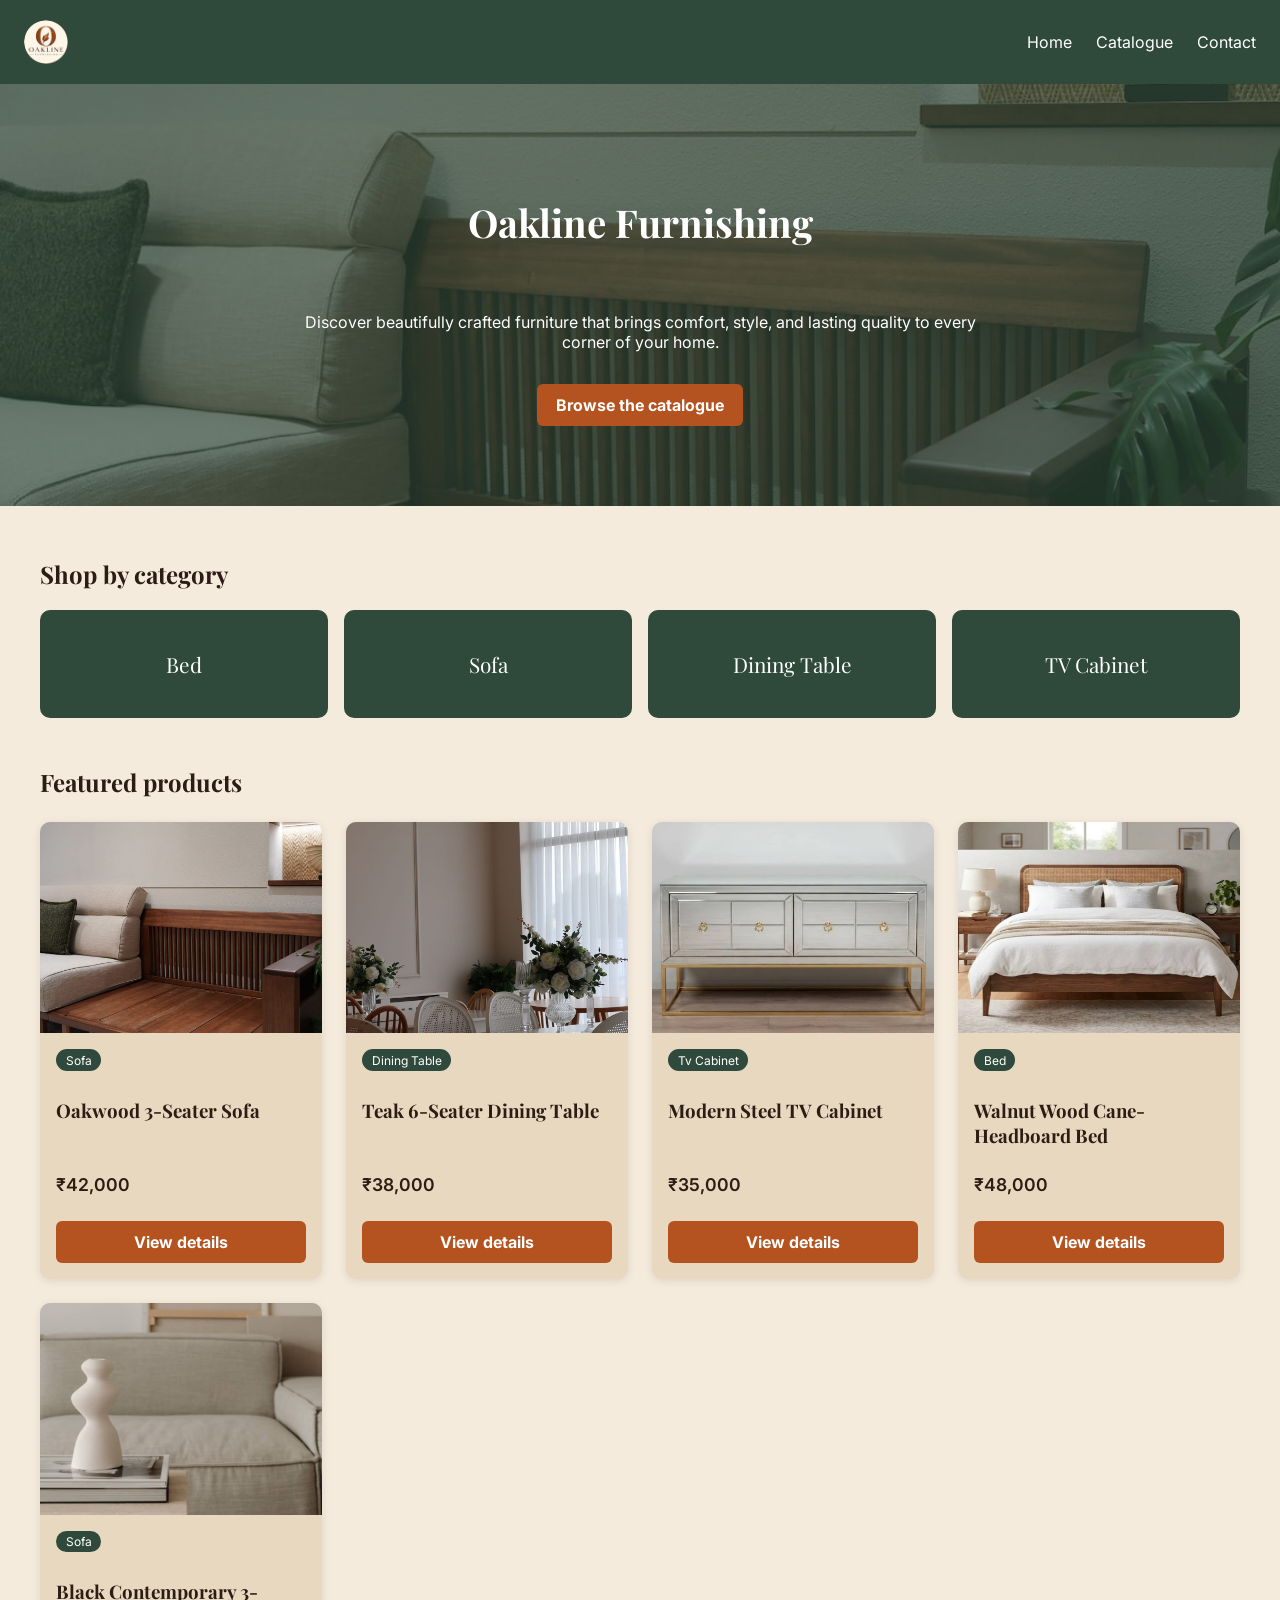
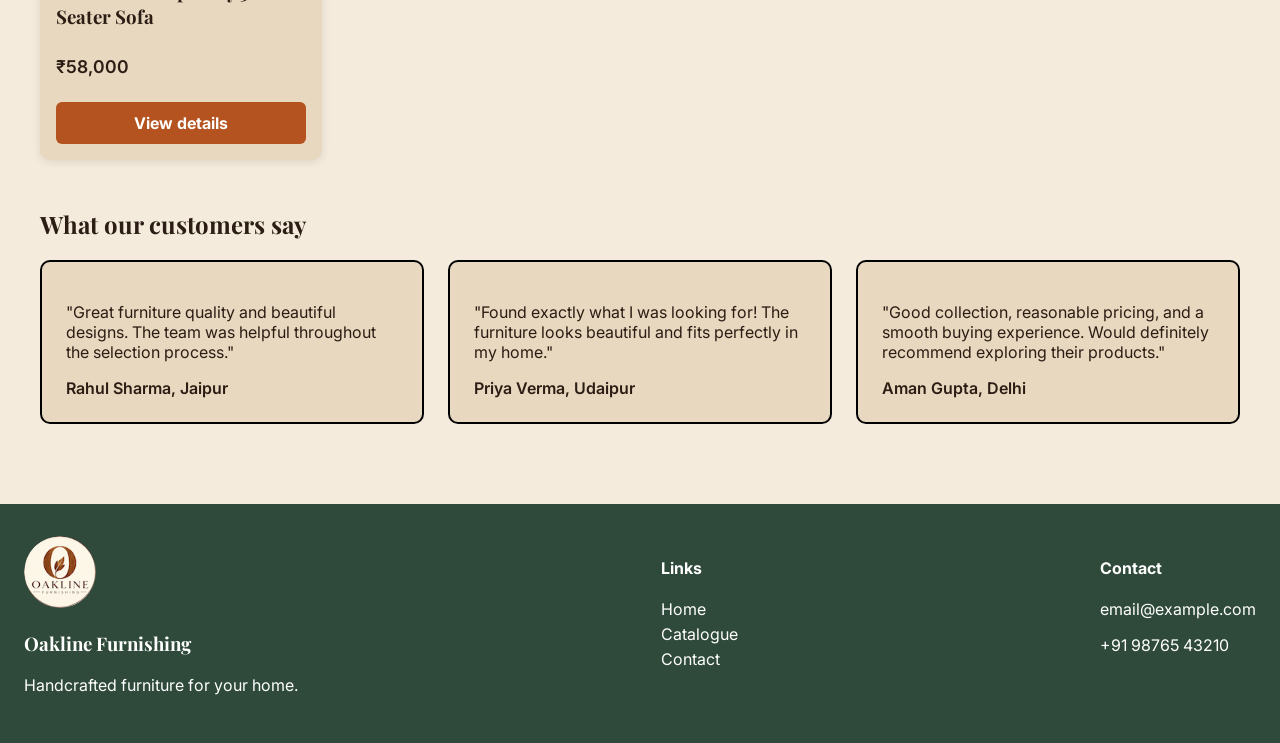
<file: index.html>
<!DOCTYPE html>
<html lang="en">
<head>

  <meta charset="UTF-8">
  <meta name="viewport" content="width=device-width, initial-scale=1">

  <title>Oakline Furnishing | Quality Furniture for Your Home</title>
  <meta name="description" content="Oakline Furnishing offers stylish, durable furniture for every room. Browse our collection, read customer reviews and get in touch today.">
<link rel="icon" href="favicon.png">


  <link rel="preload" as="image" href="images/oak-sofa-1.jpg" fetchpriority="high">

  <link rel="preconnect" href="https://fonts.googleapis.com">
  <link rel="preconnect" href="https://fonts.gstatic.com" crossorigin>
  <link href="https://fonts.googleapis.com/css2?family=Playfair+Display:wght@600;700&family=Inter:wght@400;500;600&display=swap" rel="stylesheet">
  <link rel="stylesheet" href="css/style.css">
</head>
<body>
  <section class="hero">
    <div class="hero-text">
      <h1>Oakline Furnishing</h1>
      <p>Discover beautifully crafted furniture that brings comfort, style, and lasting quality to every corner of your home.</p>
      <a href="products.html" class="btn">Browse the catalogue</a>
    </div>
  </section>

  <main>
    <h2>Shop by category</h2>
    <div class="tiles">
      <a class="tile" href="products.html?category=bed">Bed</a>
      <a class="tile" href="products.html?category=sofa">Sofa</a>
      <a class="tile" href="products.html?category=dining table">Dining Table</a>
      <a class="tile" href="products.html?category=tv cabinet">TV Cabinet</a>
    </div>

    <h2 class="section-title">Featured products</h2>
    <div class="product-grid" id="featured-grid"></div>

    <h2 class="section-title">What our customers say</h2>
    <div class="testimonials">
      <blockquote class="testimonial">
        <p>"Great furniture quality and beautiful designs. The team was helpful throughout the selection process."</p>
        <cite>Rahul Sharma, Jaipur</cite>
      </blockquote>
      <blockquote class="testimonial">
        <p>"Found exactly what I was looking for! The furniture looks beautiful and fits perfectly in my home."</p>
        <cite> Priya Verma, Udaipur</cite>
      </blockquote>
      <blockquote class="testimonial">
        <p>"Good collection, reasonable pricing, and a smooth buying experience. Would definitely recommend exploring their products."</p>
        <cite>Aman Gupta, Delhi</cite>
      </blockquote>
    </div>
  </main>

  <script src="js/data.js"></script>
  <script src="js/home.js"></script>
  <script src="js/main.js"></script>
  <script src="js/analytics.js" defer></script>
</body>
</html>
</file>
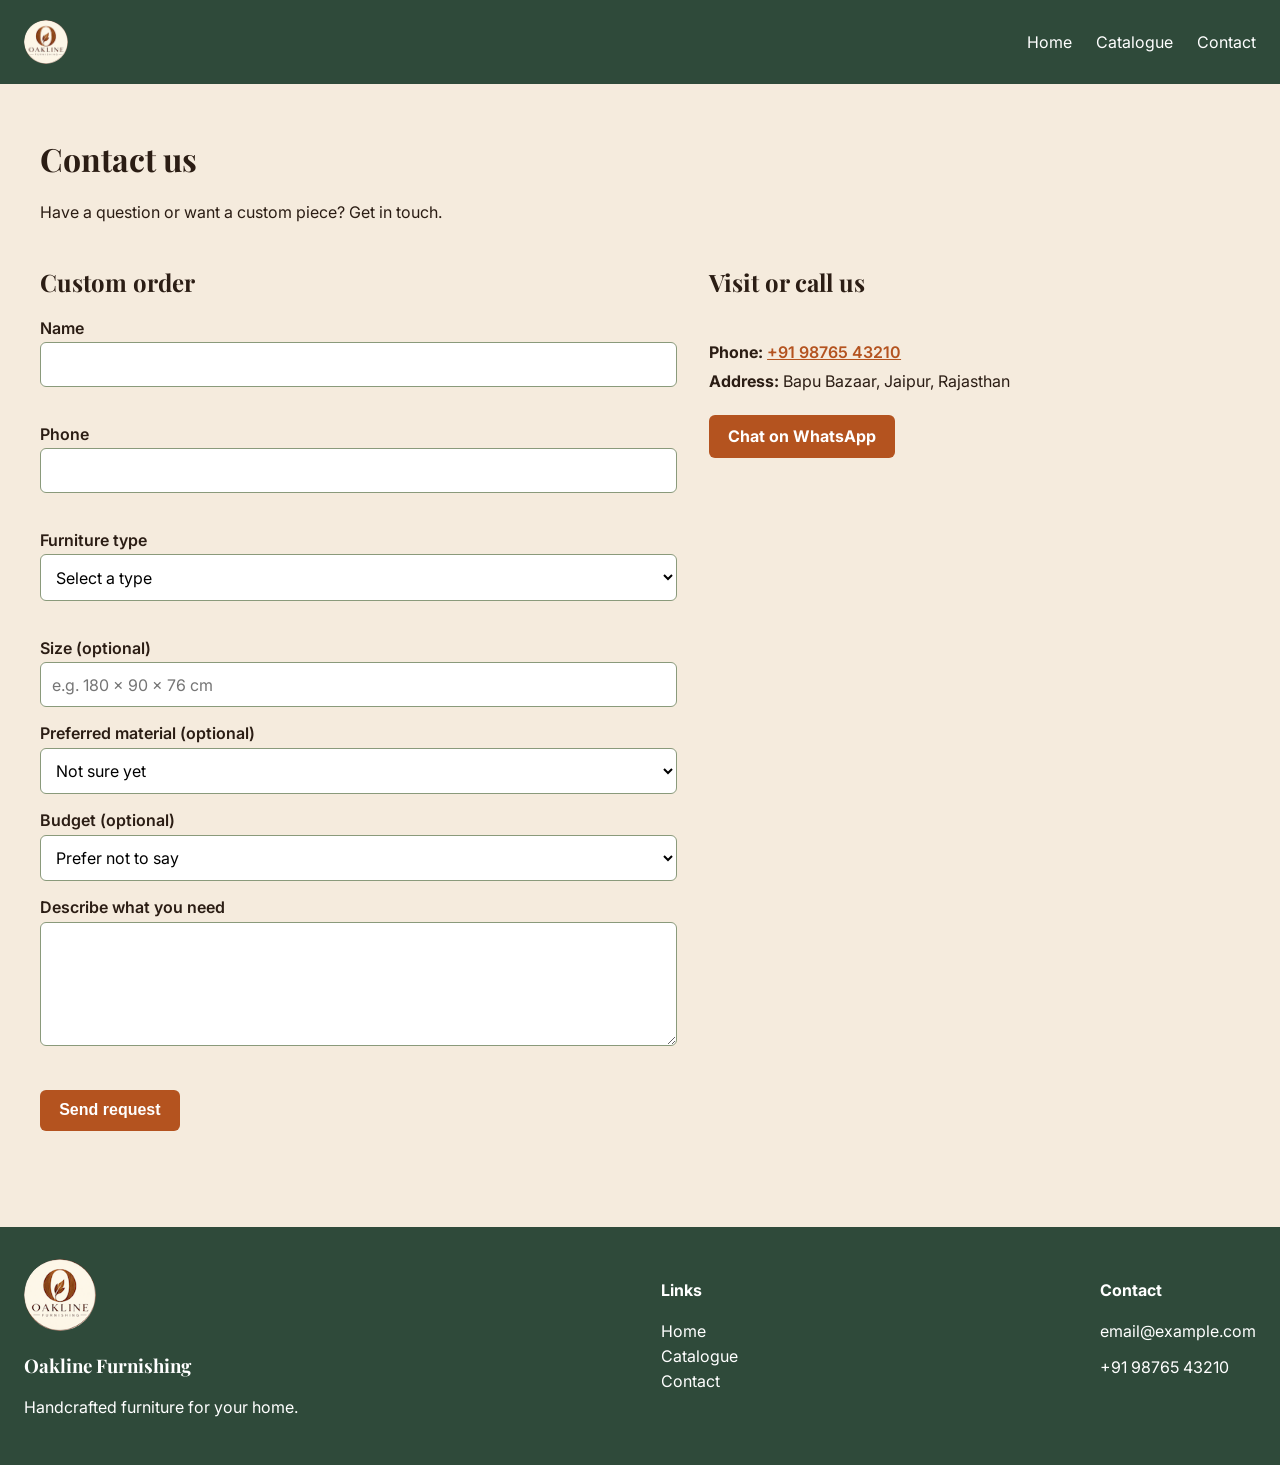
<file: contact.html>
<!DOCTYPE html>
<html lang="en">
<head>
  <meta charset="UTF-8">
  <meta name="viewport" content="width=device-width, initial-scale=1">
  <title>Contact Us | Oakline Furnishing</title>
  <meta name="description" content="Get in touch with Oakline Furnishing. Send an enquiry or ask about custom orders and we'll help you find the right furniture.">
<link rel="icon" href="favicon.png">

  <link rel="preconnect" href="https://fonts.googleapis.com">
  <link rel="preconnect" href="https://fonts.gstatic.com" crossorigin>
  <link href="https://fonts.googleapis.com/css2?family=Playfair+Display:wght@600;700&family=Inter:wght@400;500;600&display=swap" rel="stylesheet">
  <link rel="stylesheet" href="css/style.css">
</head>
<body>
  <main>
    <h1>Contact us</h1>
    <p>Have a question or want a custom piece? Get in touch.</p>

    <div class="contact-layout">
      <section class="contact-form-area">
        <h2>Custom order</h2>
        <form id="custom-order-form" novalidate>
          <label for="co-name">Name</label>
          <input id="co-name" name="name" type="text" autocomplete="name">
          <p class="field-error" data-error-for="co-name"></p>

          <label for="co-phone">Phone</label>
          <input id="co-phone" name="phone" type="tel" autocomplete="tel">
          <p class="field-error" data-error-for="co-phone"></p>

          <label for="co-type">Furniture type</label>
          <select id="co-type" name="furniture_type">
            <option value="">Select a type</option>
            <option value="bed">Bed</option>
            <option value="sofa">Sofa</option>
            <option value="dining table">Dining table</option>
            <option value="tv cabinet">TV cabinet</option>
            <option value="other">Other</option>
          </select>
          <p class="field-error" data-error-for="co-type"></p>

          <label for="co-size">Size (optional)</label>
          <input id="co-size" name="size" type="text" placeholder="e.g. 180 x 90 x 76 cm">

          <label for="co-material">Preferred material (optional)</label>
          <select id="co-material" name="material">
            <option value="">Not sure yet</option>
            <option value="sheesham">Sheesham</option>
            <option value="teak">Teak</option>
            <option value="oak">Oak</option>
            <option value="walnut">Walnut</option>
            <option value="engineered wood">Engineered wood</option>
          </select>

          <label for="co-budget">Budget (optional)</label>
          <select id="co-budget" name="budget">
            <option value="">Prefer not to say</option>
            <option value="under 25,000">Under ₹25,000</option>
            <option value="25,000 to 50,000">₹25,000 to ₹50,000</option>
            <option value="50,000 to 1,00,000">₹50,000 to ₹1,00,000</option>
            <option value="above 1,00,000">Above ₹1,00,000</option>
          </select>

          <label for="co-details">Describe what you need</label>
          <textarea id="co-details" name="details" rows="5"></textarea>
          <p class="field-error" data-error-for="co-details"></p>

          <input type="text" name="_gotcha" tabindex="-1" autocomplete="off" style="display:none">
          <input type="hidden" name="_subject" value="New custom order request - Oakline Furnishing">
          <input type="hidden" name="form_type" value="custom-order">

          <button type="submit" id="co-submit">Send request</button>
          <p id="co-status" role="status"></p>
        </form>
      </section>

      <aside class="contact-info">
        <h2>Visit or call us</h2>
        <ul class="contact-list">
          <li><strong>Phone:</strong> <a href="tel:+919876543210">+91 98765 43210</a></li>
          <li><strong>Address:</strong> Bapu Bazaar, Jaipur, Rajasthan</li>
        </ul>
        <a class="btn" href="https://wa.me/919876543210" target="_blank" rel="noopener">Chat on WhatsApp</a>

        <div id="map-embed" class="map-box">
          <iframe 
           src="https://www.google.com/maps/embed?pb=!1m18!1m12!1m3!1d3557.5958371655993!2d75.8207275736718!3d26.91631905993876!2m3!1f0!2f0!3f0!3m2!1i1024!2i768!4f13.1!3m3!1m2!1s0x396db6b3dd7155a9%3A0x7bdaef8e9b575133!2sBapu%20Bazaar%2C%20Bapu%20Bazar%2C%20Biseswarji%2C%20Jaipur%20Nagar%20Nigam%20Area%2C%20Jaipur%2C%20Rajasthan%20302003!5e0!3m2!1sen!2sin!4v1793601186824!5m2!1sen!2sin" 
           title=" OurLocation on Google Maps"
           style="border:0;" allowfullscreen
           loading="lazy" 
           referrerpolicy="no-referrer-when-downgrade">
          </iframe>
        </div>
      </aside>
    </div>
  </main>
  <script src="js/custom-order.js"></script>
  <script src="js/main.js"></script>
  <script src="js/analytics.js" defer></script>
</body>
</html>
</file>
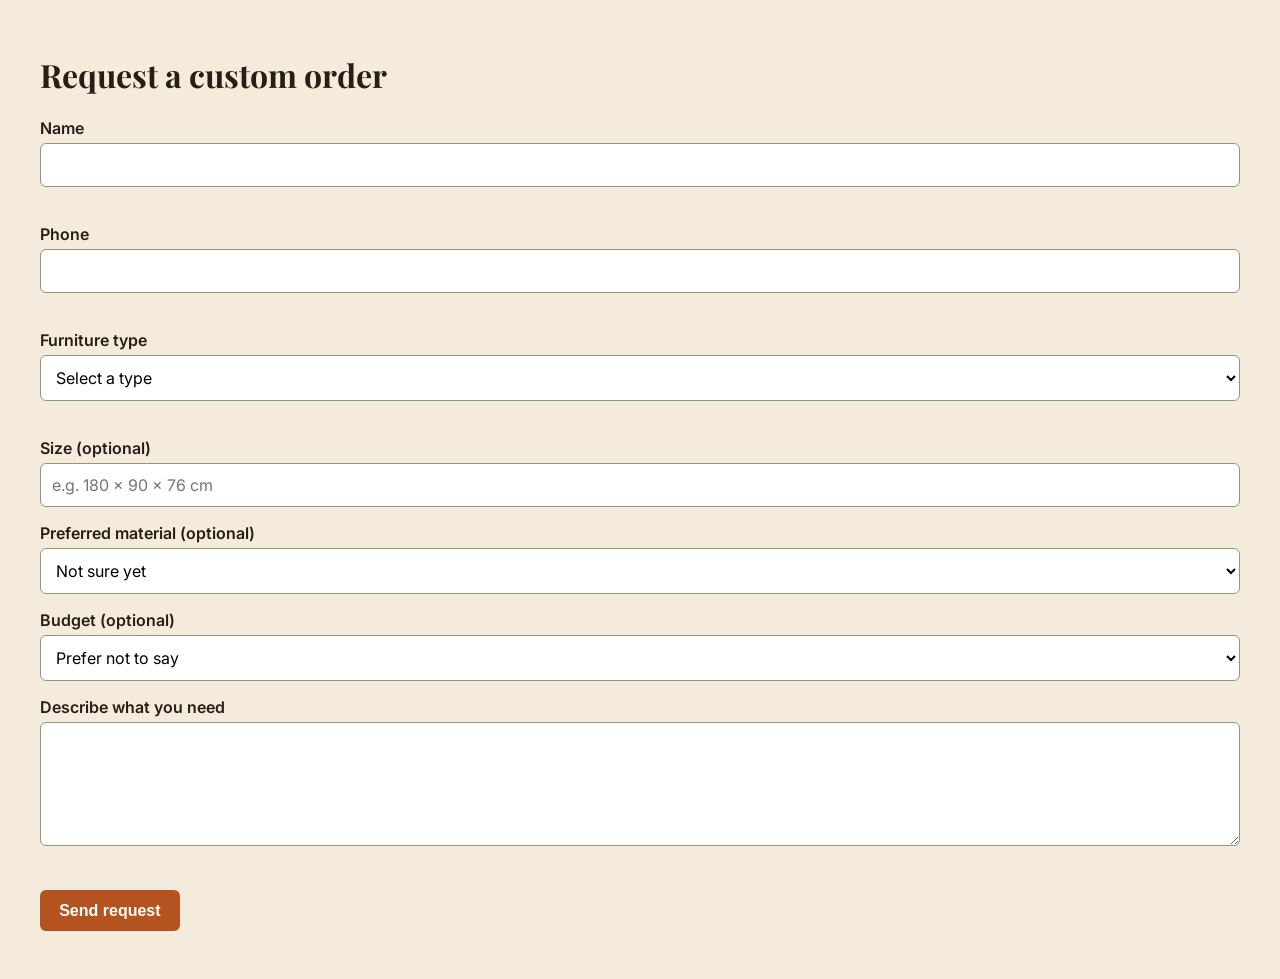
<file: custom-order-test.html>
<!DOCTYPE html>
<html lang="en">
<head>
  <meta charset="UTF-8">
  <meta name="viewport" content="width=device-width, initial-scale=1">
  <title>Custom order form test</title>
  <link rel="stylesheet" href="css/style.css">
</head>
<body>
  <main>
    <h1>Request a custom order</h1>

    <form id="custom-order-form" novalidate>
      <label for="co-name">Name</label>
      <input id="co-name" name="name" type="text" autocomplete="name">
      <p class="field-error" data-error-for="co-name"></p>

      <label for="co-phone">Phone</label>
      <input id="co-phone" name="phone" type="tel" autocomplete="tel">
      <p class="field-error" data-error-for="co-phone"></p>

      <label for="co-type">Furniture type</label>
      <select id="co-type" name="furniture_type">
        <option value="">Select a type</option>
        <option value="bed">Bed</option>
        <option value="sofa">Sofa</option>
        <option value="dining table">Dining table</option>
        <option value="tv cabinet">TV cabinet</option>
        <option value="other">Other</option>
      </select>
      <p class="field-error" data-error-for="co-type"></p>

      <label for="co-size">Size (optional)</label>
      <input id="co-size" name="size" type="text" placeholder="e.g. 180 x 90 x 76 cm">

      <label for="co-material">Preferred material (optional)</label>
      <select id="co-material" name="material">
        <option value="">Not sure yet</option>
        <option value="sheesham">Sheesham</option>
        <option value="teak">Teak</option>
        <option value="oak">Oak</option>
        <option value="walnut">Walnut</option>
        <option value="engineered wood">Engineered wood</option>
      </select>

      <label for="co-budget">Budget (optional)</label>
      <select id="co-budget" name="budget">
        <option value="">Prefer not to say</option>
        <option value="under 25,000">Under ₹25,000</option>
        <option value="25,000 to 50,000">₹25,000 to ₹50,000</option>
        <option value="50,000 to 1,00,000">₹50,000 to ₹1,00,000</option>
        <option value="above 1,00,000">Above ₹1,00,000</option>
      </select>

      <label for="co-details">Describe what you need</label>
      <textarea id="co-details" name="details" rows="5"></textarea>
      <p class="field-error" data-error-for="co-details"></p>

      <!-- Honeypot: real people never see or fill this -->
      <input type="text" name="_gotcha" tabindex="-1" autocomplete="off" style="display:none">
      <input type="hidden" name="_subject" value="New custom order request - Oakline Furnishing">
      <input type="hidden" name="form_type" value="custom-order">

      <button type="submit" id="co-submit">Send request</button>
      <p id="co-status" role="status"></p>
    </form>
  </main>

  <script src="js/custom-order.js"></script>
</body>
</html>
</file>
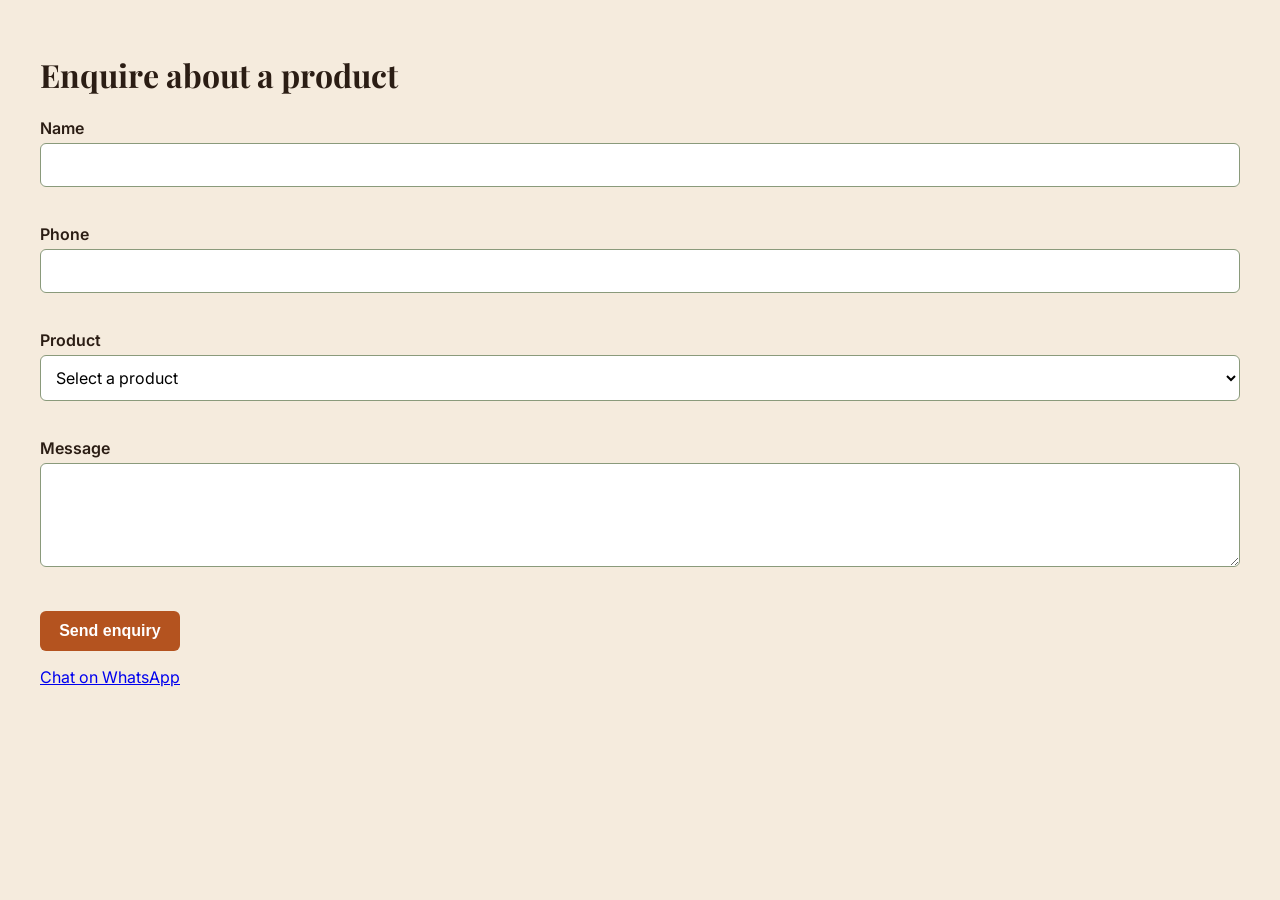
<file: enquiry-test.html>
<!DOCTYPE html>
<html lang="en">
<head>
  <meta charset="UTF-8">
  <meta name="viewport" content="width=device-width, initial-scale=1">
 <title>Enquiry Test | Oakline Furnishing</title>
 <meta name="description" content="Internal test page for the Oakline Furnishing enquiry form.">
<link rel="icon" href="favicon.png">
  <link rel="stylesheet" href="css/style.css">
</head>
<body>
  <main>
    <h1>Enquire about a product</h1>

    <form id="enquiry-form" novalidate>
      <label for="name">Name</label>
      <input id="name" name="name" type="text" autocomplete="name">
      <p class="field-error" data-error-for="name"></p>

      <label for="phone">Phone</label>
      <input id="phone" name="phone" type="tel" autocomplete="tel">
      <p class="field-error" data-error-for="phone"></p>

      <label for="product">Product</label>
      <select id="product" name="product">
        <option value="">Select a product</option>
      </select>
      <p class="field-error" data-error-for="product"></p>

      <label for="message">Message</label>
      <textarea id="message" name="message" rows="4"></textarea>
      <p class="field-error" data-error-for="message"></p>

      <!-- Honeypot: real people never see or fill this -->
      <input type="text" name="_gotcha" tabindex="-1" autocomplete="off" style="display:none">
      <input type="hidden" name="_subject" value="New enquiry from Oakline Furnishing">

      <button type="submit" id="submit-btn">Send enquiry</button>
      <p id="form-status" role="status"></p>
    </form>

    <a id="whatsapp-btn" href="#" target="_blank" rel="noopener">Chat on WhatsApp</a>
  </main>

  <script src="js/data.js"></script>
  <script src="js/enquiry.js"></script>
</body>
</html>
</file>
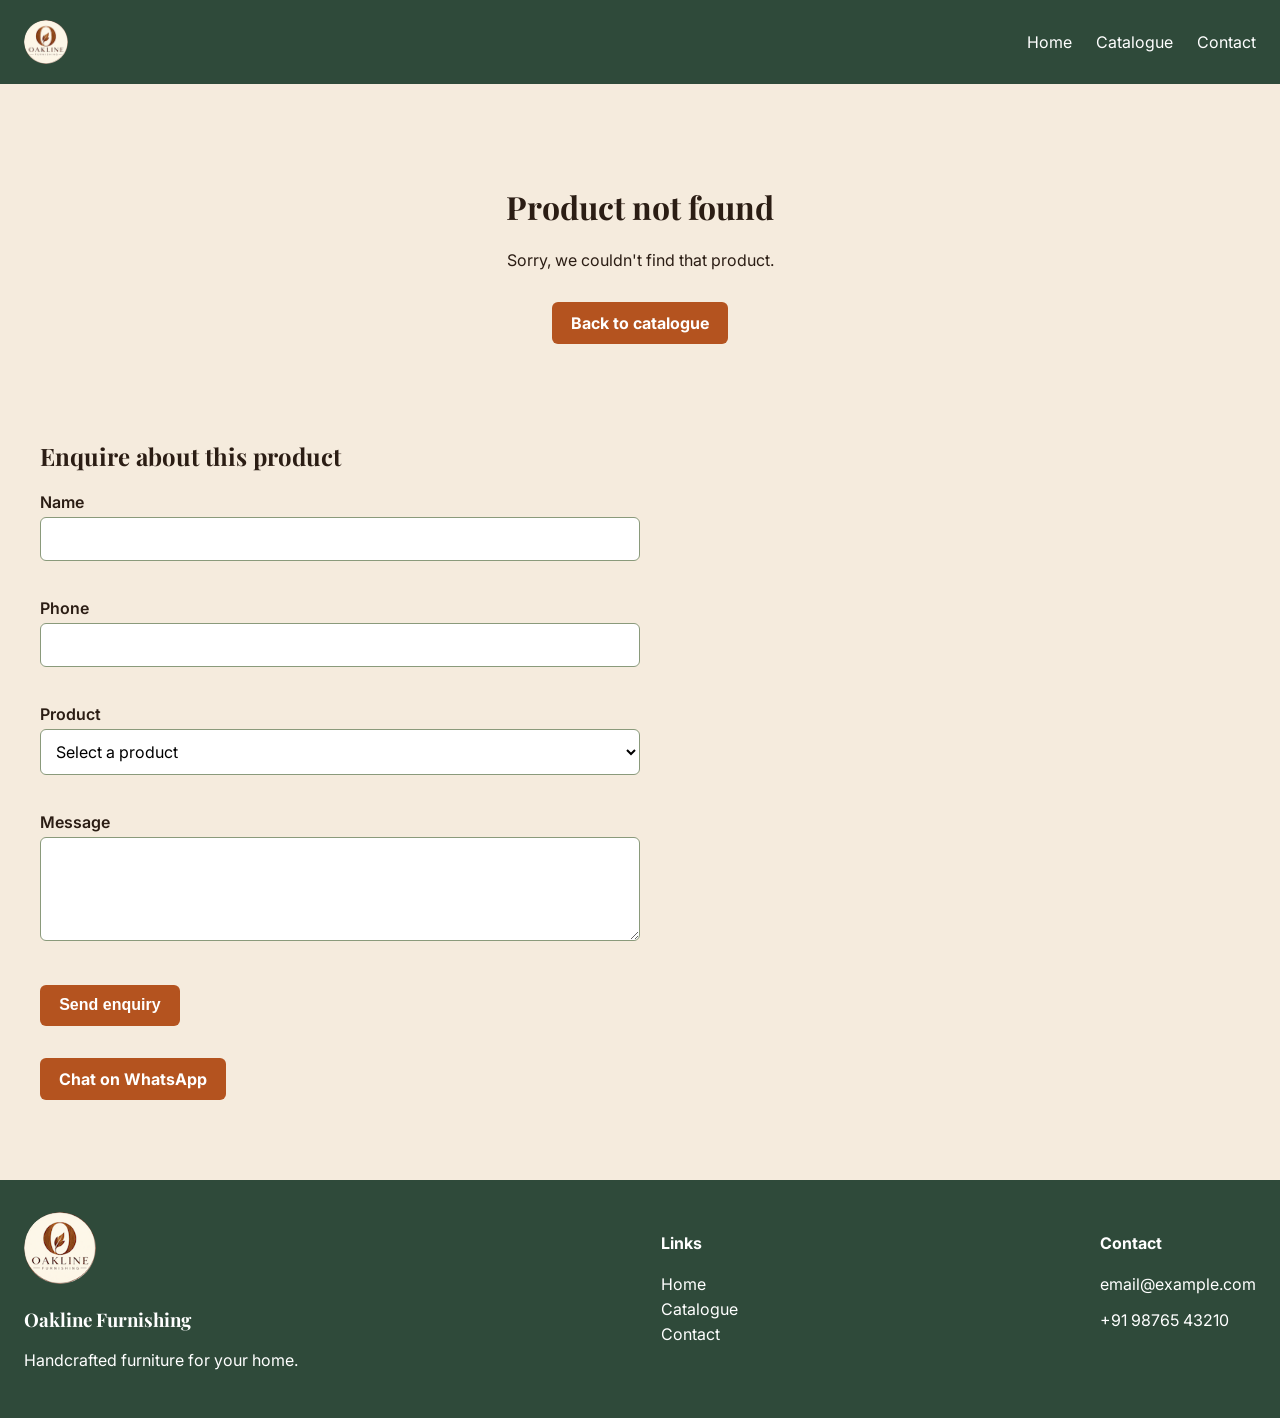
<file: product.html>
<!DOCTYPE html>
<html lang="en">
<head>
  <meta charset="UTF-8">
  <meta name="viewport" content="width=device-width, initial-scale=1">
  <title>Product - Oakline Furnishing</title>

  <link rel="preconnect" href="https://fonts.googleapis.com">
  <link rel="preconnect" href="https://fonts.gstatic.com" crossorigin>
  <link href="https://fonts.googleapis.com/css2?family=Playfair+Display:wght@600;700&family=Inter:wght@400;500;600&display=swap" rel="stylesheet">
  <link rel="stylesheet" href="css/style.css">
</head>
<body>
  <main>
    <div id="product-detail"></div>

    <section id="enquire" class="form-section">
      <h2>Enquire about this product</h2>

      <form id="enquiry-form" novalidate>
        <label for="name">Name</label>
        <input id="name" name="name" type="text" autocomplete="name">
        <p class="field-error" data-error-for="name"></p>

        <label for="phone">Phone</label>
        <input id="phone" name="phone" type="tel" autocomplete="tel">
        <p class="field-error" data-error-for="phone"></p>

        <label for="product">Product</label>
        <select id="product" name="product">
          <option value="">Select a product</option>
        </select>
        <p class="field-error" data-error-for="product"></p>

        <label for="message">Message</label>
        <textarea id="message" name="message" rows="4"></textarea>
        <p class="field-error" data-error-for="message"></p>

        <input type="text" name="_gotcha" tabindex="-1" autocomplete="off" style="display:none">
        <input type="hidden" name="_subject" value="New enquiry from Oakline Furnishing">

        <button type="submit" id="submit-btn">Send enquiry</button>
        <p id="form-status" role="status"></p>
      </form>

      <a id="whatsapp-btn" class="btn whatsapp-btn" href="#" target="_blank" rel="noopener">Chat on WhatsApp</a>
    </section>
  </main>

  <script src="js/data.js"></script>
  <script src="js/product.js"></script>
  <script src="js/enquiry.js"></script>
  <script src="js/main.js"></script>
  <script src="js/analytics.js" defer></script>
</body>
</html>
</file>
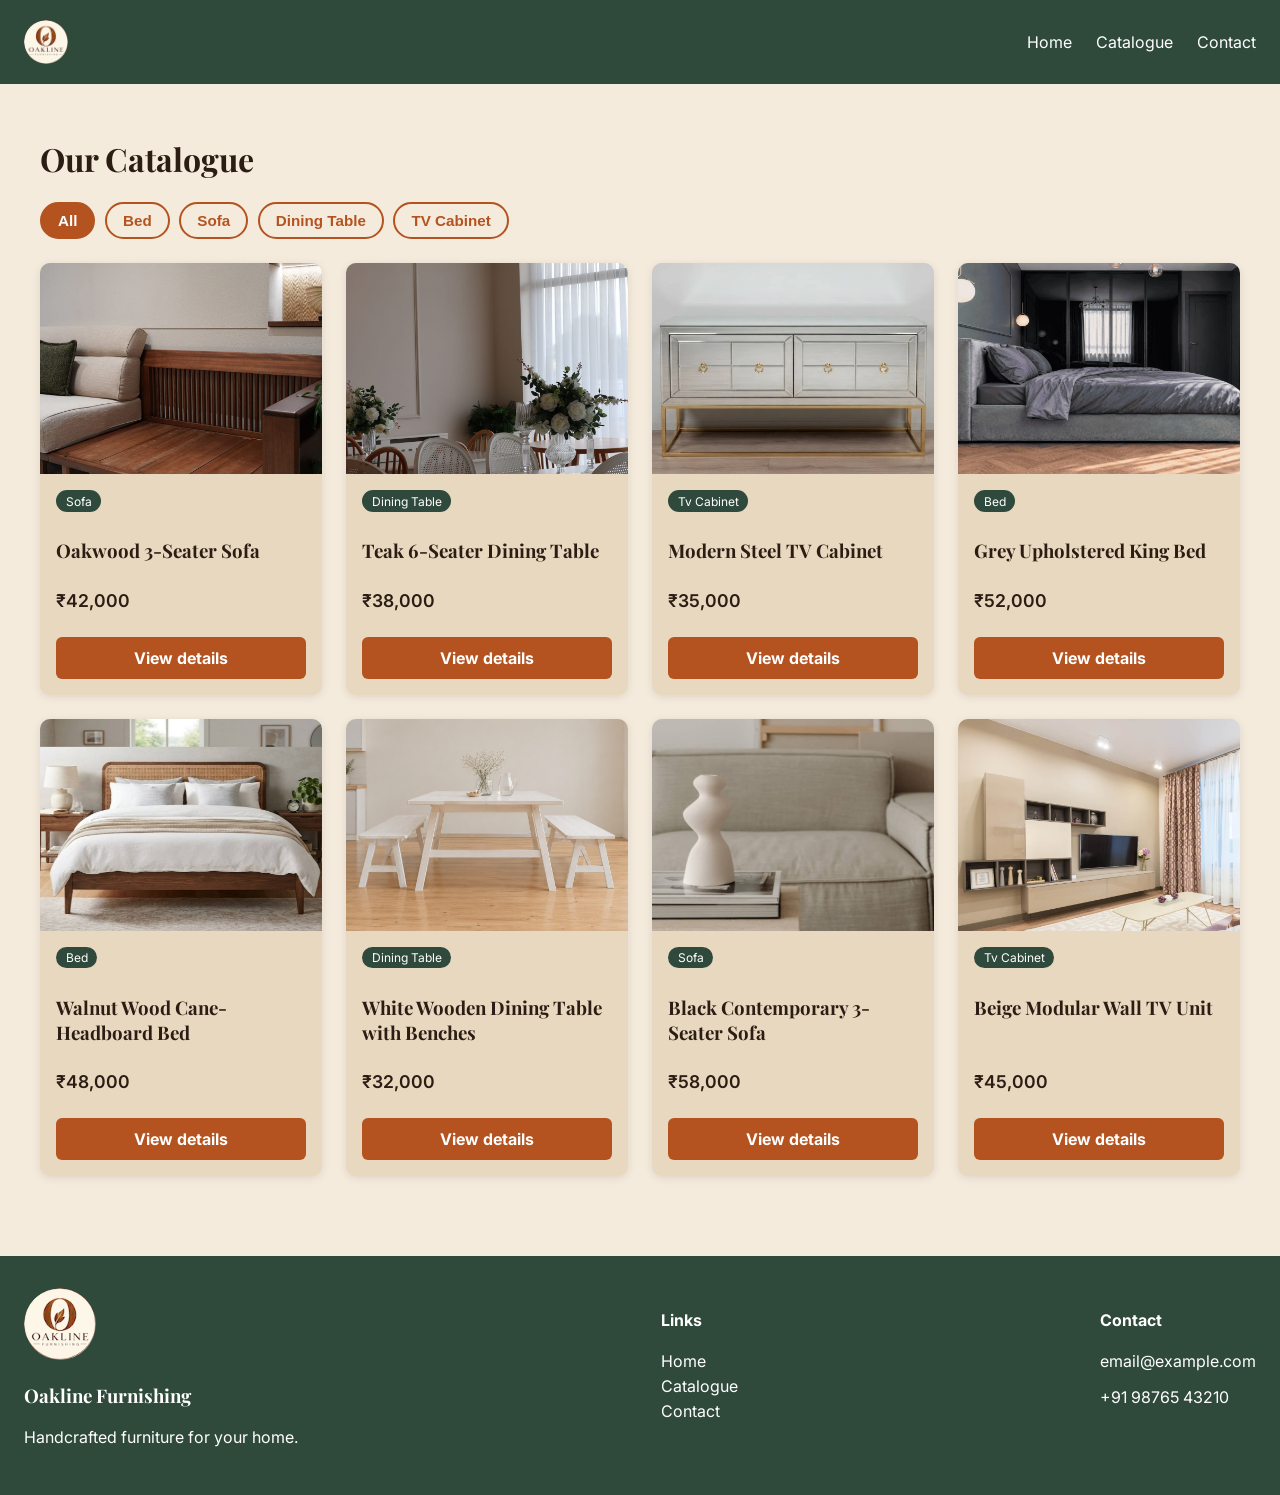
<file: products.html>
<!DOCTYPE html>
<html lang="en">

<head>
  <meta charset="UTF-8">
  <meta name="viewport" content="width=device-width, initial-scale=1">
  <title>Product Details | Oakline Furnishing</title>
  <meta name="description" content="View full details, sizes and pricing for this Oakline Furnishing piece, and send an enquiry or place a custom order today.">
<link rel="icon" href="favicon.png">
    <link rel="preconnect" href="https://fonts.googleapis.com">
  <link rel="preconnect" href="https://fonts.gstatic.com" crossorigin>
  <link
    href="https://fonts.googleapis.com/css2?family=Playfair+Display:wght@600;700&family=Inter:wght@400;500;600&display=swap"
    rel="stylesheet">
  <link rel="stylesheet" href="css/style.css">
</head>

<body>
  <main>
    <h1>Our Catalogue</h1>
    <div class="filters" id="filters">
      <button class="filter-btn active" data-category="all">All</button>
      <button class="filter-btn" data-category="bed">Bed</button>
      <button class="filter-btn" data-category="sofa">Sofa</button>
      <button class="filter-btn" data-category="dining table">Dining Table</button>
      <button class="filter-btn" data-category="tv cabinet">TV Cabinet</button>
    </div>
    <div class="product-grid" id="product-grid"></div>
  </main>

  <script src="js/data.js"></script>
  <script src="js/catalogue.js"></script>
  <script src="js/main.js"></script>
  <script src="js/analytics.js" defer></script>
</body>

</html>
</file>
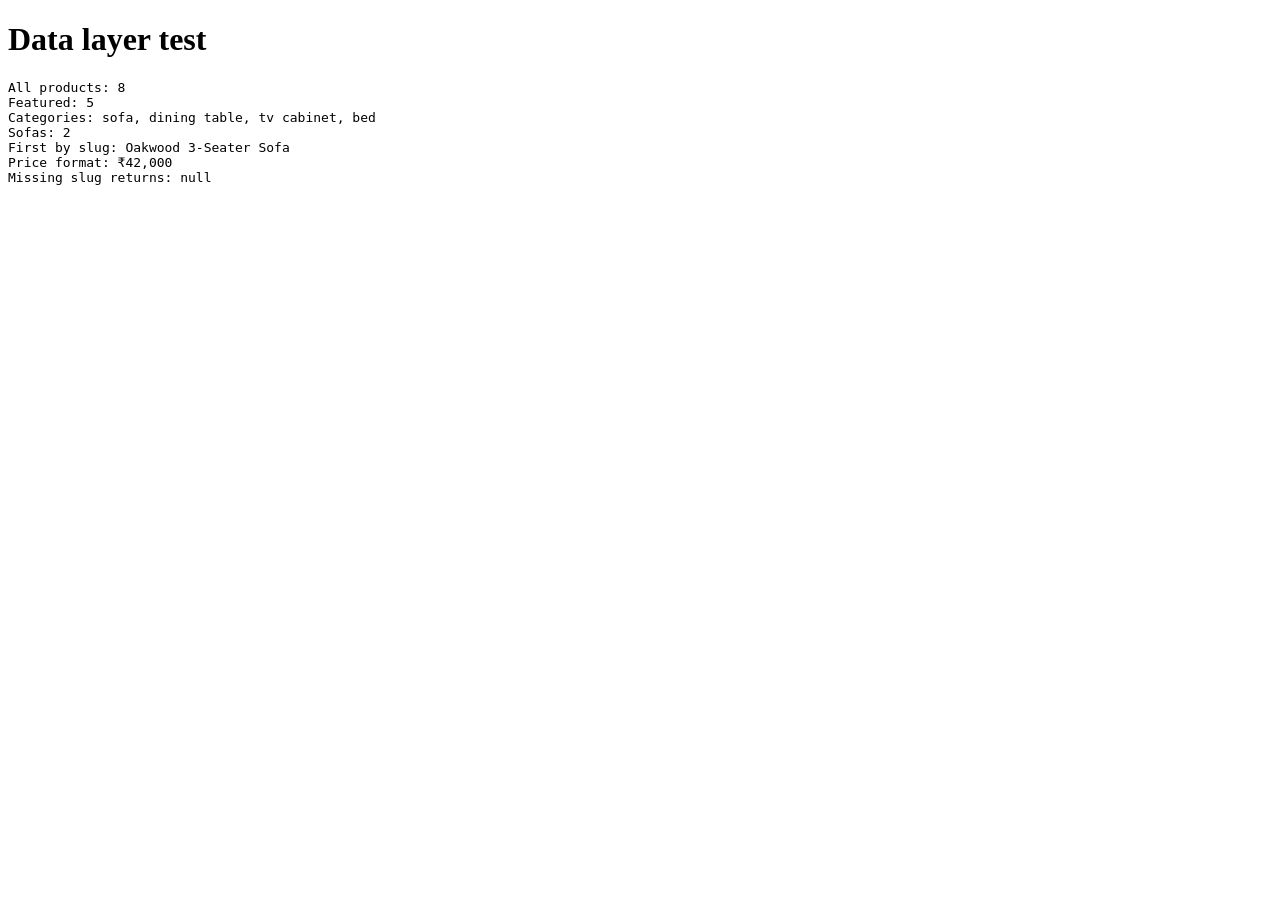
<file: test-data.html>
<!DOCTYPE html>
<html lang="en">
<head>
  <meta charset="UTF-8">
  <title>Data layer test</title>
</head>
<body>
  <h1>Data layer test</h1>
  <pre id="output">Loading...</pre>

  <script src="js/data.js"></script>
  <script>
    async function runTests() {
      const out = document.getElementById("output");
      try {
        const all = await getAllProducts();
        const featured = await getFeaturedProducts();
        const categories = await getCategories();
        const one = await getProductBySlug(all[0].slug);
        const missing = await getProductBySlug("does-not-exist");
        const sofas = await getProductsByCategory("sofa");

        out.textContent =
          "All products: " + all.length + "\n" +
          "Featured: " + featured.length + "\n" +
          "Categories: " + categories.join(", ") + "\n" +
          "Sofas: " + sofas.length + "\n" +
          "First by slug: " + one.name + "\n" +
          "Price format: " + formatPrice(one.price) + "\n" +
          "Missing slug returns: " + missing;
      } catch (err) {
        out.textContent = "FAILED: " + err.message;
      }
    }
    runTests();
  </script>
</body>
</html>
</file>
<file: css/style.css>
@import url('https://fonts.googleapis.com/css2?family=Inter:wght@400;500;600&family=Playfair+Display:wght@500;700&display=swap');

:root {
  --bg: #F5EBDD;
  --surface: #E8D8BF;
  --nav: #2F4A3A;
  --accent: #B4531F;
  --accent-dark: #A34A1A;
  --tag: #8A9A7B;
  --text: #2B1D14;

  --font-heading: 'Playfair Display', serif;
  --font-body: 'Inter', sans-serif;
}

body {
  margin: 0;
  background: var(--bg);
  color: var(--text);
  font-family: var(--font-body);
}

h1, h2, h3 {
  font-family: var(--font-heading);
}

.navbar {
  background: var(--nav);
  color: #fff;
  display: flex;
  justify-content: space-between;
  align-items: center;
  padding: 1rem 1.5rem;
  position: relative;
}
.navbar a { color: #fff; text-decoration: none; }
.logo { display: flex; align-items: center; gap: 0.6rem; font-family: var(--font-heading); font-size: 1.5rem; font-weight: 700; }
.nav-links { list-style: none; display: flex; gap: 1.5rem; }
.nav-links a:hover { text-decoration: underline; }
.hamburger { display: none; background: none; border: none; color: #fff; font-size: 1.8rem; cursor: pointer; }

@media (max-width: 768px) {
 .hamburger { display: block; margin-left: auto; margin-right: -0.75rem; padding: 0.5rem; }
  .nav-links {
    display: none;
    flex-direction: column;
    position: absolute;
    top: 100%; left: 0; right: 0;
    background: var(--nav);
    padding: 1rem 1.5rem;
  }
  .nav-links.open { display: flex; }
}
.footer {
  background: var(--nav);
  color: #fff;
  display: flex;
  flex-wrap: wrap;
  gap: 2rem;
  justify-content: space-between;
  padding: 2rem 1.5rem;
  margin-top: 3rem;
}
.footer a { color: #fff; display: block; text-decoration: none; margin-bottom: .3rem; }
.footer a:hover { text-decoration: underline; }

main { padding: 2rem 1.5rem; max-width: 1200px; margin: 0 auto; }

.product-grid {
  display: grid;
  grid-template-columns: repeat(auto-fill, minmax(250px, 1fr));
  gap: 1.5rem;
  margin-top: 1.5rem;
  min-height: 100vh;
}

.product-card {
  background: var(--surface);
  border-radius: 10px;
  overflow: hidden;
  box-shadow: 0 2px 8px rgba(0,0,0,.1);
  display: flex;
  flex-direction: column;
}
.product-card img { width: 100%; height: auto; aspect-ratio: 4 / 3; object-fit: cover; display: block; }
.product-card:nth-child(1) img { object-position: left center; }
.product-card:nth-child(2) img { object-position: center bottom; }
.card-body { padding: 1rem; display: flex; flex-direction: column; gap: .5rem; flex: 1; }

.category-tag {
  align-self: flex-start;
  background: #2f4a3c;
  color: #fff;
  font-size: .75rem;
  padding: .2rem .6rem;
  border-radius: 999px;
  text-transform: capitalize;
}
.price { margin-top: auto; font-weight: 600; font-size: 1.1rem; }

.btn {
  display: inline-block;
  background: var(--accent);
  color: #fff;
  font-weight: 700;
  border: none;
  padding: .7rem 1.2rem;
  border-radius: 6px;
  cursor: pointer;
  font-size: 1rem;
  text-decoration: none;
  text-align: center;
}
.btn:hover { background: var(--accent-dark); }


.filters { display: flex; flex-wrap: wrap; gap: .6rem; margin-top: 1rem; }

.filter-btn {
  background: transparent;
  color: var(--accent);
  border: 2px solid var(--accent);
  font-weight: 700;
  font-size: .95rem;
  padding: .5rem 1rem;
  border-radius: 999px;
  cursor: pointer;
}
.filter-btn:hover { background: var(--surface); }
.filter-btn.active { background: var(--accent); color: #fff; }

.empty-message { grid-column: 1 / -1; padding: 2rem 0; font-size: 1.1rem; }


.product-layout { display: grid; grid-template-columns: 1fr 1fr; gap: 2rem; }
.main-image { width: 100%; aspect-ratio: 4 / 3; object-fit: cover; border-radius: 10px; display: block; }
.thumbs { display: flex; gap: .6rem; margin-top: .6rem; }
.thumb { width: 80px; aspect-ratio: 4 / 3; object-fit: cover; border-radius: 6px; cursor: pointer; border: 2px solid transparent; }
.thumb.active { border-color: var(--accent); }
.info { display: flex; flex-direction: column; gap: .8rem; align-items: flex-start; }
.specs { list-style: none; padding: 0; display: flex; flex-direction: column; gap: .4rem; }
.not-found { text-align: center; padding: 3rem 0; }
.not-found .btn { margin-top: 1rem; }

@media (max-width: 768px) {
  .product-layout { grid-template-columns: 1fr; }
}


.hero {
  background: linear-gradient(rgba(47,74,58,.65), rgba(47,74,58,.65)), url('../images/oak-sofa-1.jpg') center / cover;
  color: #fff;
  padding: 5rem 1.5rem;
  text-align: center;
}
.hero-text { max-width: 700px; margin: 0 auto; display: flex; flex-direction: column; align-items: center; gap: 1rem; }
.hero h1 { font-size: 2.4rem; }

.section-title { margin-top: 3rem; }
.tiles { display: grid; grid-template-columns: repeat(auto-fit, minmax(180px, 1fr)); gap: 1rem; margin-top: 1rem; }
.tile {
  background: var(--nav);
  color: #fff;
  text-decoration: none;
  font-family: var(--font-heading);
  font-size: 1.3rem;
  text-align: center;
  padding: 2.5rem 1rem;
  border-radius: 10px;
}
.tile:hover { background: var(--accent); }

.testimonials { display: grid; grid-template-columns: repeat(auto-fit, minmax(250px, 1fr)); gap: 1.5rem; margin-top: 1rem; }
.testimonial { background: var(--surface); margin: 0; padding: 1.5rem; border-radius: 10px; border: 2px solid #000; }
.testimonial cite { display: block; margin-top: .8rem; font-weight: 600; font-style: normal; }


.contact-layout { display: grid; grid-template-columns: 1.2fr 1fr; gap: 2rem; margin-top: 1.5rem; }
.contact-list { list-style: none; padding: 0; display: flex; flex-direction: column; gap: .6rem; margin-bottom: 1rem; }
.contact-list a { color: var(--accent); font-weight: 600; }
.contact-info { display: flex; flex-direction: column; align-items: flex-start; gap: .5rem; }
.map-box { width: 100%; margin-top: 1rem; }
.map-box iframe { width: 100%; height: 300px; border: 0; border-radius: 10px; }
.placeholder-box { background: var(--surface); padding: 2rem 1rem; border-radius: 10px; text-align: center; width: 100%; }

@media (max-width: 768px) {
  .contact-layout { grid-template-columns: 1fr; }
}


.form-section { margin-top: 3rem; max-width: 600px; }
form label { display: block; margin-top: 1rem; font-weight: 600; }
form input[type="text"], form input[type="tel"], form select, form textarea {
  width: 100%;
  margin-top: .3rem;
  padding: .7rem;
  border: 1px solid var(--tag);
  border-radius: 6px;
  background: #fff;
  font-family: var(--font-body);
  font-size: 1rem;
  box-sizing: border-box;
}
form button[type="submit"] {
  margin-top: 1.2rem;
  background: var(--accent);
  color: #fff;
  font-weight: 700;
  border: none;
  padding: .7rem 1.2rem;
  border-radius: 6px;
  font-size: 1rem;
  cursor: pointer;
}
form button[type="submit"]:hover { background: var(--accent-dark); }
form button[type="submit"]:disabled { opacity: .6; cursor: not-allowed; }
.field-error { color: #b00020; font-size: .85rem; min-height: 1.1rem; margin: .2rem 0 0; }
#form-status, #co-status { margin-top: 1rem; font-weight: 600; }
.success { color: #2F6B3A; }
.error { color: #b00020; }
.whatsapp-btn { margin-top: 1rem; }

.logo-img {
  border-radius: 50%;
}
</file>
